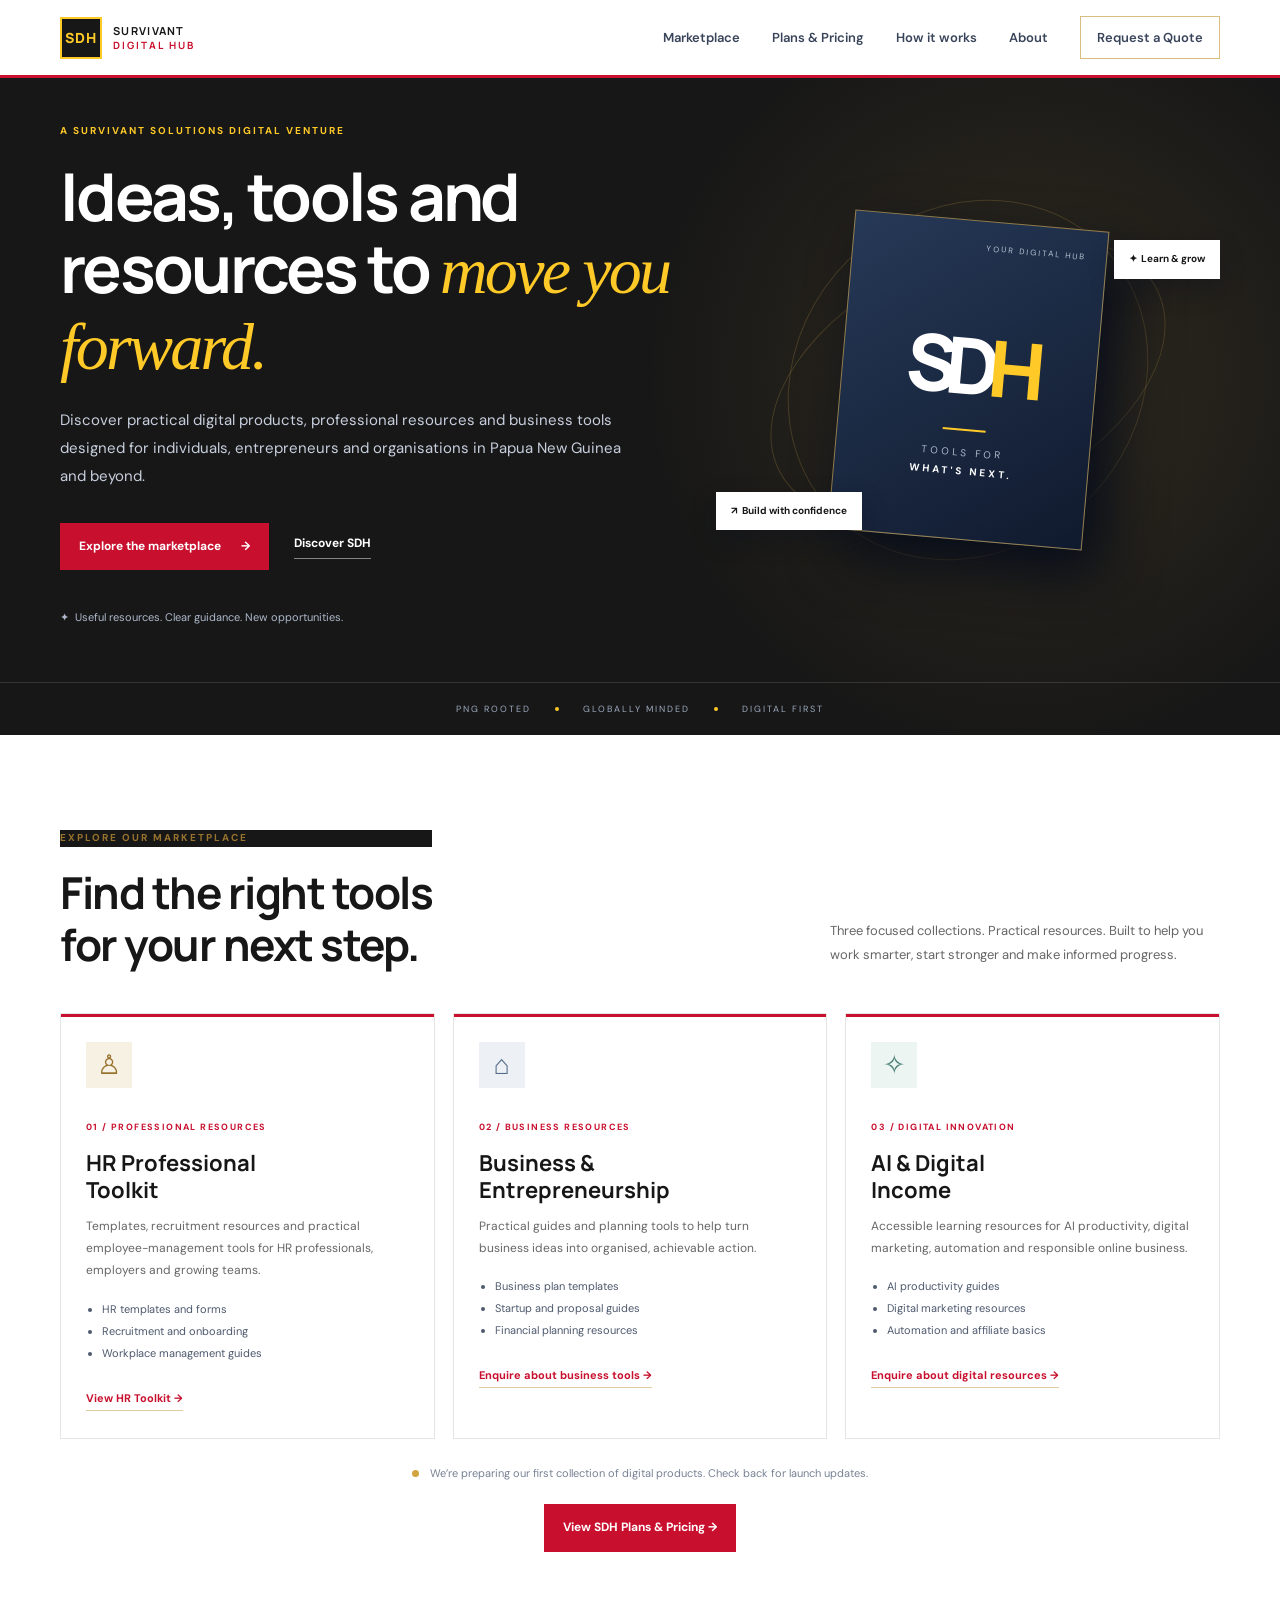
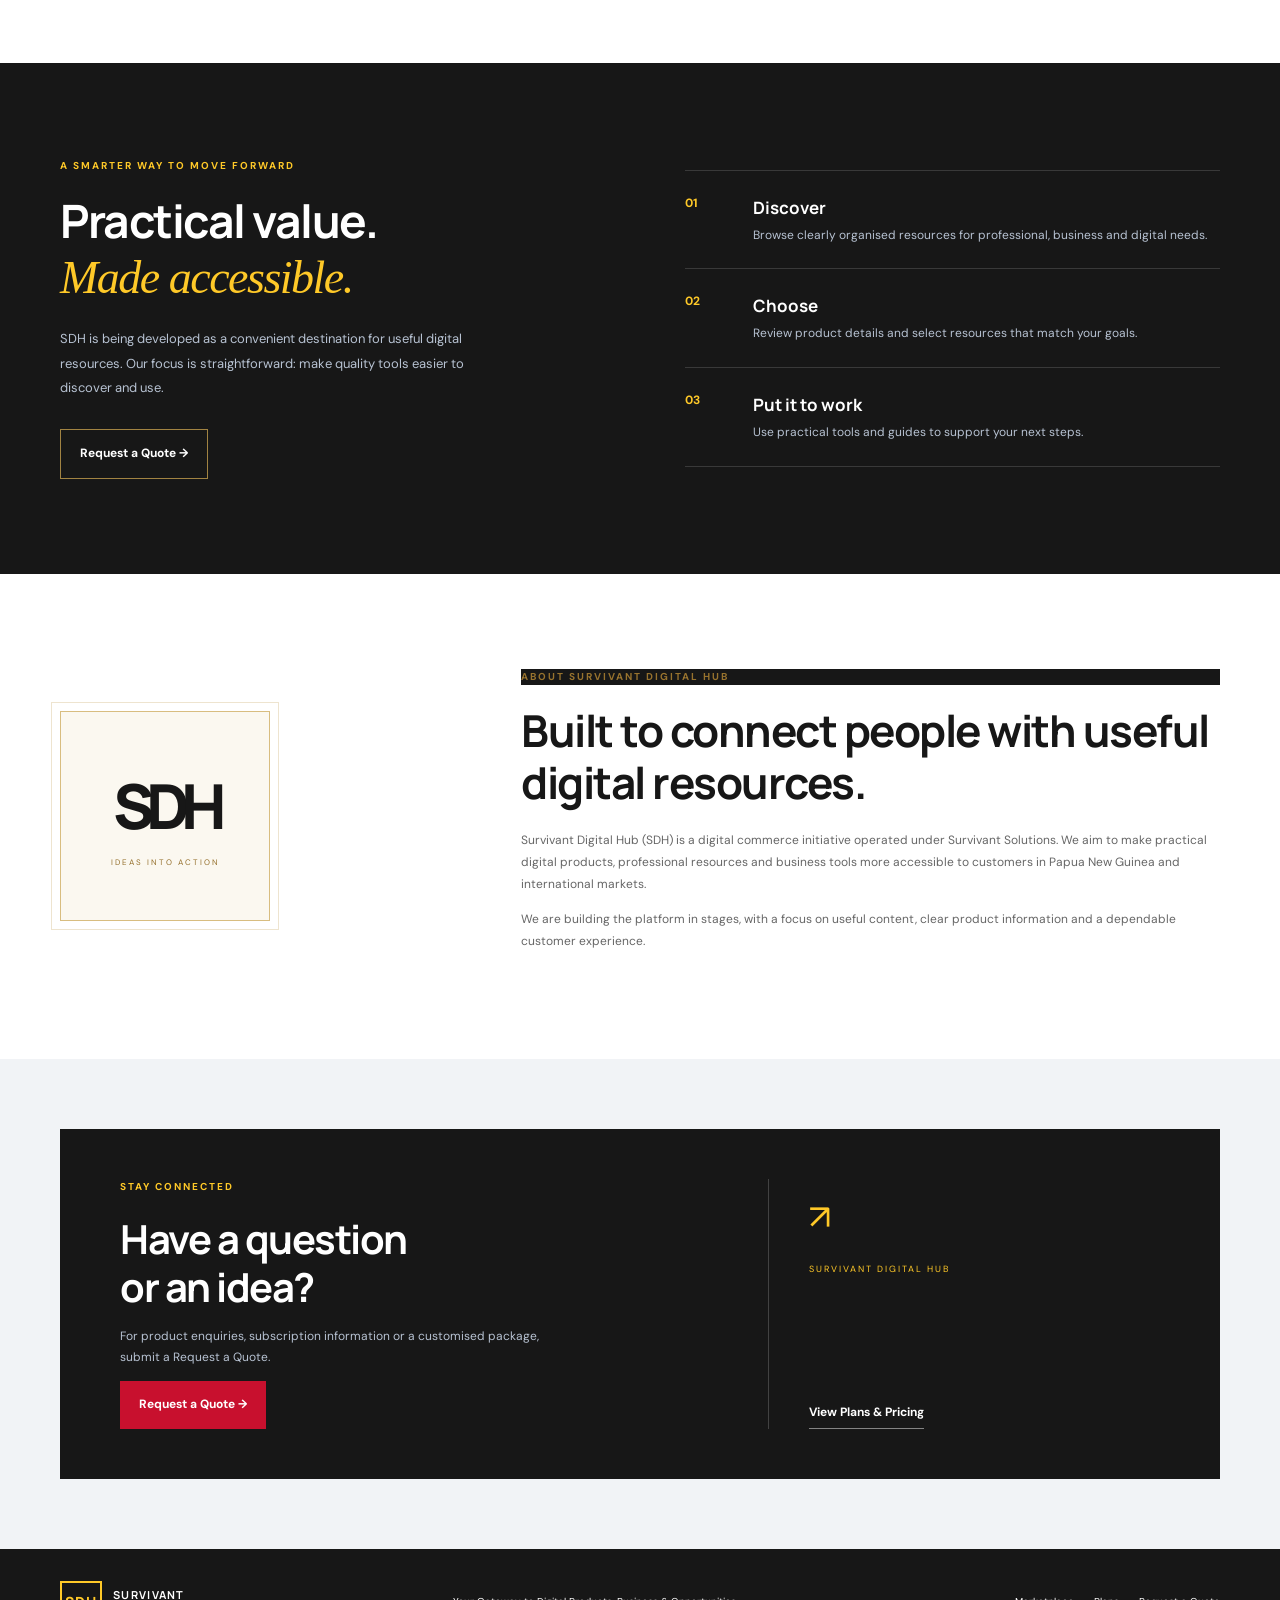
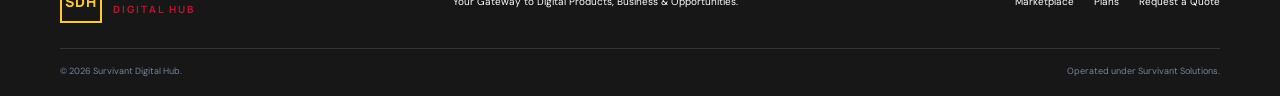
<file: index.html>
<!doctype html>
<html lang="en">
<head>
<meta charset="utf-8"><meta name="viewport" content="width=device-width, initial-scale=1"><meta name="theme-color" content="#101b32"><meta name="description" content="Survivant Digital Hub — practical digital products, professional resources and business tools for Papua New Guinea and beyond."><title>Survivant Digital Hub | Digital Products, Business & Opportunities</title><link rel="icon" href="favicon.svg" type="image/svg+xml"><link rel="stylesheet" href="style.css"><script src="script.js" defer></script>
</head>
<body><a class="skip" href="#main">Skip to content</a>
<header class="header"><div class="wrap nav"><a class="brand" href="index.html"><span class="mark">SDH</span><span>SURVIVANT <b>DIGITAL HUB</b></span></a><button class="toggle" aria-expanded="false" aria-controls="menu" aria-label="Open navigation">☰</button><nav id="menu"><a href="index.html#marketplace">Marketplace</a><a href="plans.html">Plans & Pricing</a><a href="index.html#how">How it works</a><a href="index.html#about">About</a><a class="navbutton" href="quote.html">Request a Quote</a></nav></div></header>
<main id="main">
<section class="hero" id="home"><div class="wrap hero-grid"><div><p class="eyebrow">A SURVIVANT SOLUTIONS DIGITAL VENTURE</p><h1>Ideas, tools and resources to <em>move you forward.</em></h1><p class="lead">Discover practical digital products, professional resources and business tools designed for individuals, entrepreneurs and organisations in Papua New Guinea and beyond.</p><div class="actions"><a class="button gold" href="#marketplace">Explore the marketplace <span>→</span></a><a class="under" href="#about">Discover SDH</a></div><p class="note">✦ &nbsp;Useful resources. Clear guidance. New opportunities.</p></div><div class="visual"><div class="orbit one"></div><div class="orbit two"></div><div class="poster"><small>YOUR DIGITAL HUB</small><strong>SD<span>H</span></strong><i></i><label>TOOLS FOR<br><b>WHAT'S NEXT.</b></label></div><div class="float top">✦ &nbsp;Learn & grow</div><div class="float bottom">↗ &nbsp;Build with confidence</div></div></div><div class="strip"><div class="wrap">PNG ROOTED <i></i> GLOBALLY MINDED <i></i> DIGITAL FIRST</div></div></section>
<section class="section" id="marketplace"><div class="wrap"><div class="heading"><div><p class="eyebrow dark">EXPLORE OUR MARKETPLACE</p><h2>Find the right tools<br>for your next step.</h2></div><p>Three focused collections. Practical resources. Built to help you work smarter, start stronger and make informed progress.</p></div><div class="cards"><article class="card hr"><div class="icon">♙</div><small>01 / PROFESSIONAL RESOURCES</small><h3>HR Professional<br>Toolkit</h3><p>Templates, recruitment resources and practical employee-management tools for HR professionals, employers and growing teams.</p><ul><li>HR templates and forms</li><li>Recruitment and onboarding</li><li>Workplace management guides</li></ul><a href="products.html">View HR Toolkit →</a></article><article class="card biz"><div class="icon">⌂</div><small>02 / BUSINESS RESOURCES</small><h3>Business &<br>Entrepreneurship</h3><p>Practical guides and planning tools to help turn business ideas into organised, achievable action.</p><ul><li>Business plan templates</li><li>Startup and proposal guides</li><li>Financial planning resources</li></ul><a href="quote.html?plan=Other">Enquire about business tools →</a></article><article class="card ai"><div class="icon">✧</div><small>03 / DIGITAL INNOVATION</small><h3>AI & Digital<br>Income</h3><p>Accessible learning resources for AI productivity, digital marketing, automation and responsible online business.</p><ul><li>AI productivity guides</li><li>Digital marketing resources</li><li>Automation and affiliate basics</li></ul><a href="quote.html?plan=Other">Enquire about digital resources →</a></article></div><p class="launch"><span></span> We’re preparing our first collection of digital products. Check back for launch updates.</p><p style="text-align:center;margin-top:22px"><a class="button gold" href="plans.html">View SDH Plans & Pricing →</a></p></div></section>
<section class="dark section" id="how"><div class="wrap split"><div><p class="eyebrow">A SMARTER WAY TO MOVE FORWARD</p><h2>Practical value.<br><em>Made accessible.</em></h2><p class="muted">SDH is being developed as a convenient destination for useful digital resources. Our focus is straightforward: make quality tools easier to discover and use.</p><a class="button outline" href="quote.html">Request a Quote →</a></div><div class="steps"><article><b>01</b><div><h3>Discover</h3><p>Browse clearly organised resources for professional, business and digital needs.</p></div></article><article><b>02</b><div><h3>Choose</h3><p>Review product details and select resources that match your goals.</p></div></article><article><b>03</b><div><h3>Put it to work</h3><p>Use practical tools and guides to support your next steps.</p></div></article></div></div></section>
<section class="section about" id="about"><div class="wrap about-grid"><div class="seal"><strong>SDH</strong><small>IDEAS INTO ACTION</small></div><div><p class="eyebrow dark">ABOUT SURVIVANT DIGITAL HUB</p><h2>Built to connect people with useful digital resources.</h2><p>Survivant Digital Hub (SDH) is a digital commerce initiative operated under Survivant Solutions. We aim to make practical digital products, professional resources and business tools more accessible to customers in Papua New Guinea and international markets.</p><p>We are building the platform in stages, with a focus on useful content, clear product information and a dependable customer experience.</p></div></div></section>
<section class="contact" id="contact"><div class="wrap contact-box"><div><p class="eyebrow">STAY CONNECTED</p><h2>Have a question<br>or an idea?</h2><p>For product enquiries, subscription information or a customised package, submit a Request a Quote.</p><a class="button gold" href="quote.html">Request a Quote →</a></div><div class="contact-side"><span>↗</span><small>SURVIVANT DIGITAL HUB</small><a class="under" href="plans.html">View Plans & Pricing</a></div></div></section>
</main>
<footer><div class="wrap foot"><a class="brand" href="index.html"><span class="mark">SDH</span><span>SURVIVANT <b>DIGITAL HUB</b></span></a><p>Your Gateway to Digital Products, Business & Opportunities.</p><div><a href="index.html#marketplace">Marketplace</a><a href="plans.html">Plans</a><a href="quote.html">Request a Quote</a></div></div><div class="wrap copyright"><span>© <span id="year"></span> Survivant Digital Hub.</span><span>Operated under Survivant Solutions.</span></div></footer>
</body></html>
</file>
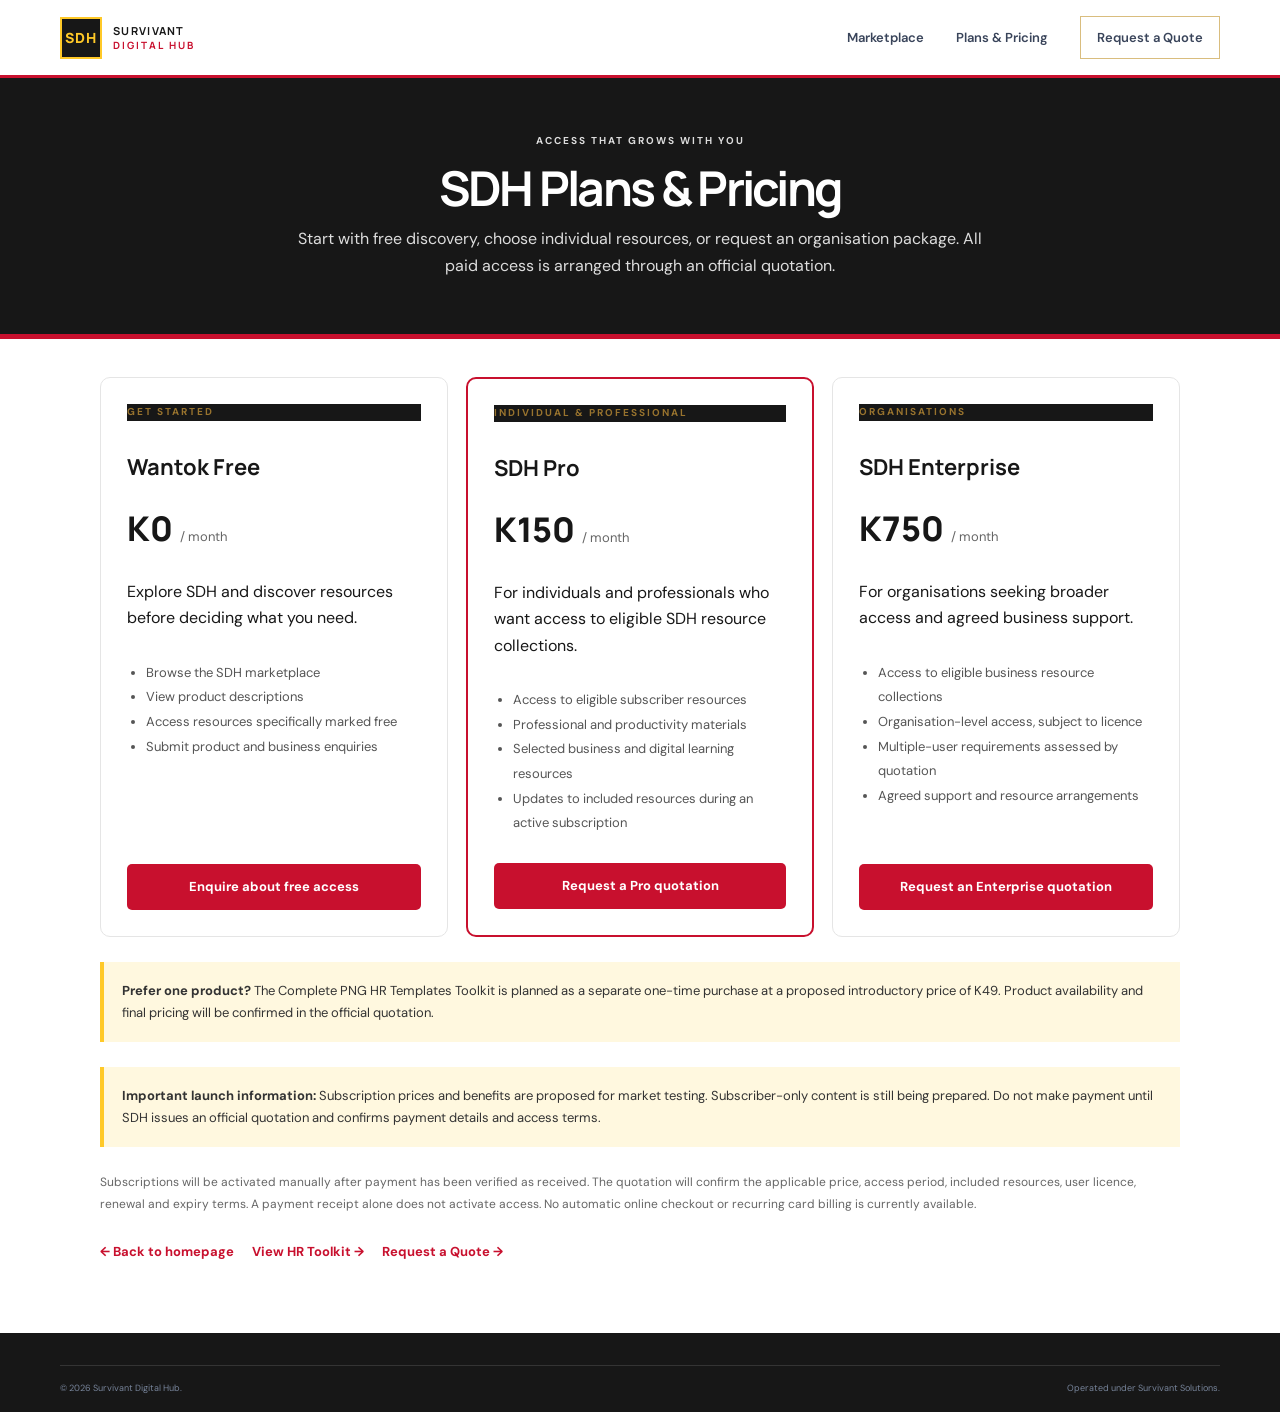
<file: plans.html>
<!doctype html>
<html lang="en"><head><meta charset="utf-8"><meta name="viewport" content="width=device-width, initial-scale=1"><title>Plans & Pricing | Survivant Digital Hub</title><meta name="description" content="Explore SDH access plans and request an official quotation."><link rel="icon" href="favicon.svg" type="image/svg+xml"><link rel="stylesheet" href="style.css">
<style>
.page-hero{background:#171717;color:#fff;padding:55px 20px;text-align:center;border-bottom:5px solid #C8102E}.page-hero h1{font-size:clamp(34px,5vw,48px);margin:12px 0}.page-hero p{max-width:700px;margin:auto;color:#ddd}.page-wrap{width:min(1080px,calc(100% - 36px));margin:38px auto 70px}.plan-grid{display:grid;grid-template-columns:repeat(3,1fr);gap:18px}.plan{background:#fff;border:1px solid #e5e5e5;padding:26px;border-radius:10px;display:flex;flex-direction:column}.plan.featured{border:2px solid #C8102E}.plan h2{font-size:22px;margin:8px 0}.price{font:800 34px Manrope,Arial;color:#171717;margin:12px 0}.price small{font:400 13px 'DM Sans',Arial;color:#666}.plan ul{padding-left:19px;color:#555;font-size:13px;line-height:1.9;flex:1}.plan-cta{display:block;text-align:center;background:#C8102E;color:#fff;padding:12px 16px;border-radius:5px;font-weight:700;font-size:13px;margin-top:14px}.callout{background:#fff8df;border-left:4px solid #FFC928;padding:18px;margin:25px 0;color:#333;font-size:13px;line-height:1.7}.smallprint{font-size:12px;color:#666;line-height:1.8;margin-top:24px}.page-links{display:flex;gap:18px;flex-wrap:wrap;margin-top:26px}.page-links a{color:#C8102E;font-weight:700;font-size:13px}@media(max-width:760px){.plan-grid{grid-template-columns:1fr}.page-hero{padding:42px 18px}}
</style></head><body>
<header class="header"><div class="wrap nav"><a class="brand" href="index.html"><span class="mark">SDH</span><span>SURVIVANT <b>DIGITAL HUB</b></span></a><button class="toggle" aria-expanded="false" aria-controls="menu" aria-label="Open navigation">☰</button><nav id="menu"><a href="index.html#marketplace">Marketplace</a><a href="plans.html">Plans & Pricing</a><a class="navbutton" href="quote.html">Request a Quote</a></nav></div></header>
<main><section class="page-hero"><p class="eyebrow">ACCESS THAT GROWS WITH YOU</p><h1>SDH Plans & Pricing</h1><p>Start with free discovery, choose individual resources, or request an organisation package. All paid access is arranged through an official quotation.</p></section>
<div class="page-wrap"><div class="plan-grid">
<article class="plan"><span class="eyebrow dark">GET STARTED</span><h2>Wantok Free</h2><div class="price">K0 <small>/ month</small></div><p>Explore SDH and discover resources before deciding what you need.</p><ul><li>Browse the SDH marketplace</li><li>View product descriptions</li><li>Access resources specifically marked free</li><li>Submit product and business enquiries</li></ul><a class="plan-cta" href="quote.html?plan=Wantok%20Free">Enquire about free access</a></article>
<article class="plan featured"><span class="eyebrow dark">INDIVIDUAL & PROFESSIONAL</span><h2>SDH Pro</h2><div class="price">K150 <small>/ month</small></div><p>For individuals and professionals who want access to eligible SDH resource collections.</p><ul><li>Access to eligible subscriber resources</li><li>Professional and productivity materials</li><li>Selected business and digital learning resources</li><li>Updates to included resources during an active subscription</li></ul><a class="plan-cta" href="quote.html?plan=SDH%20Pro">Request a Pro quotation</a></article>
<article class="plan"><span class="eyebrow dark">ORGANISATIONS</span><h2>SDH Enterprise</h2><div class="price">K750 <small>/ month</small></div><p>For organisations seeking broader access and agreed business support.</p><ul><li>Access to eligible business resource collections</li><li>Organisation-level access, subject to licence</li><li>Multiple-user requirements assessed by quotation</li><li>Agreed support and resource arrangements</li></ul><a class="plan-cta" href="quote.html?plan=SDH%20Enterprise">Request an Enterprise quotation</a></article>
</div>
<div class="callout"><strong>Prefer one product?</strong> The Complete PNG HR Templates Toolkit is planned as a separate one-time purchase at a proposed introductory price of K49. Product availability and final pricing will be confirmed in the official quotation.</div>
<div class="callout"><strong>Important launch information:</strong> Subscription prices and benefits are proposed for market testing. Subscriber-only content is still being prepared. Do not make payment until SDH issues an official quotation and confirms payment details and access terms.</div>
<p class="smallprint">Subscriptions will be activated manually after payment has been verified as received. The quotation will confirm the applicable price, access period, included resources, user licence, renewal and expiry terms. A payment receipt alone does not activate access. No automatic online checkout or recurring card billing is currently available.</p>
<div class="page-links"><a href="index.html">← Back to homepage</a><a href="products.html">View HR Toolkit →</a><a href="quote.html">Request a Quote →</a></div></div></main>
<footer><div class="wrap copyright"><span>© <span id="year"></span> Survivant Digital Hub.</span><span>Operated under Survivant Solutions.</span></div></footer><script src="script.js" defer></script></body></html>
</file>
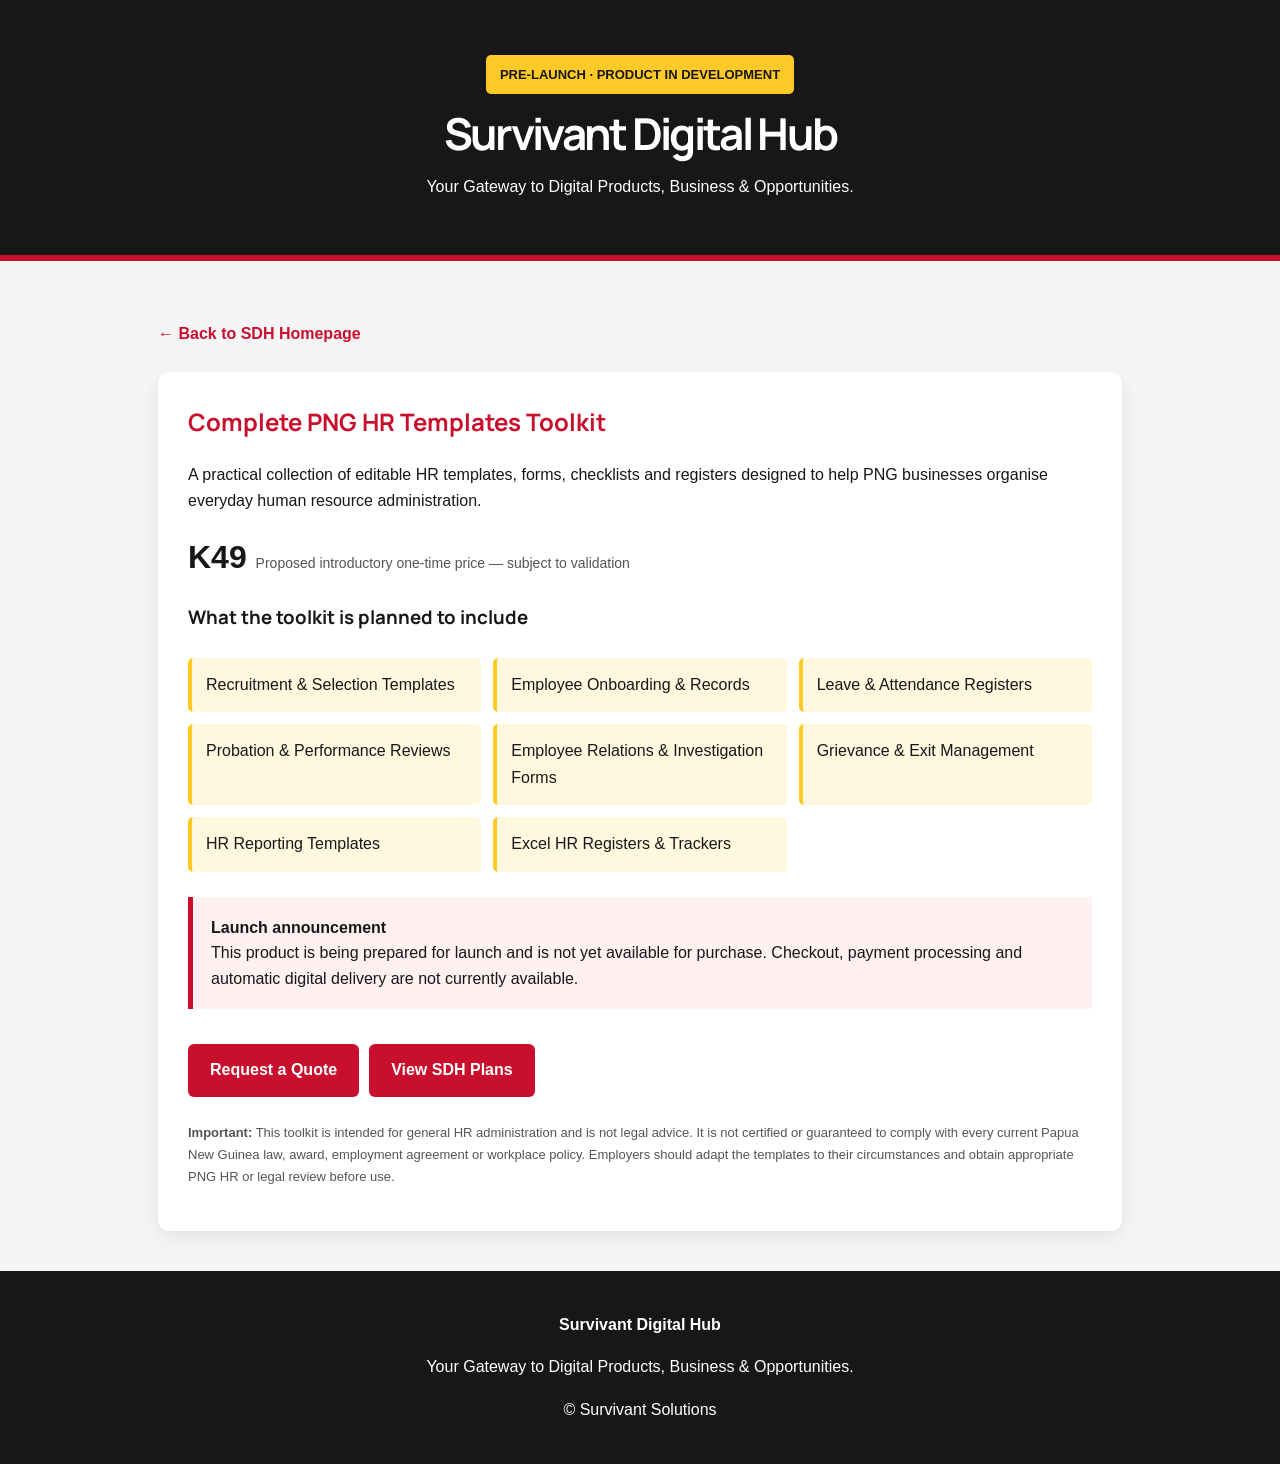
<file: products.html>
<!DOCTYPE html>
<html lang="en"><head><meta charset="UTF-8"><meta name="viewport" content="width=device-width, initial-scale=1.0"><title>Products | Survivant Digital Hub</title><meta name="description" content="Explore digital products from Survivant Digital Hub."><link rel="stylesheet" href="style.css">
<style>
:root{--sdh-black:#171717;--sdh-red:#C8102E;--sdh-yellow:#FFC928;--sdh-white:#fff}body{background:#f5f5f5;color:#171717;margin:0;font-family:Arial,sans-serif}.product-hero{background:#171717;color:#fff;padding:55px 20px;text-align:center;border-bottom:6px solid #C8102E}.product-hero h1{font-size:clamp(28px,5vw,44px);margin:15px 0}.product-hero p{max-width:700px;margin:auto;line-height:1.7}.status{display:inline-block;background:#FFC928;color:#171717;padding:9px 14px;font-weight:bold;border-radius:5px;font-size:13px}.product-container{max-width:1000px;margin:35px auto;padding:0 18px}.product-card{background:#fff;border-radius:12px;padding:30px;box-shadow:0 5px 20px #00000014}.product-card h2{color:#C8102E;margin-top:0}.price{font-size:32px;font-weight:bold;margin:15px 0}.price small{font-size:14px;font-weight:normal;color:#555}.features{display:grid;grid-template-columns:repeat(auto-fit,minmax(220px,1fr));gap:12px;margin:25px 0}.feature{background:#fff8df;border-left:4px solid #FFC928;padding:14px;border-radius:5px}.notice{background:#fff1f2;border-left:5px solid #C8102E;padding:18px;margin:25px 0;line-height:1.6}.product-button{display:inline-block;background:#C8102E;color:#fff;padding:13px 22px;border-radius:6px;text-decoration:none;font-weight:bold;margin:10px 10px 0 0}.back-link{display:inline-block;margin:25px 0;color:#C8102E;font-weight:bold;text-decoration:none}.disclaimer{font-size:13px;color:#555;line-height:1.7;margin-top:25px}footer{background:#171717;color:#fff;padding:25px 15px;text-align:center;margin-top:40px}
</style></head><body>
<header class="product-hero"><span class="status">PRE-LAUNCH · PRODUCT IN DEVELOPMENT</span><h1>Survivant Digital Hub</h1><p>Your Gateway to Digital Products, Business & Opportunities.</p></header>
<main class="product-container"><a class="back-link" href="index.html">← Back to SDH Homepage</a><section class="product-card"><h2>Complete PNG HR Templates Toolkit</h2><p>A practical collection of editable HR templates, forms, checklists and registers designed to help PNG businesses organise everyday human resource administration.</p><div class="price">K49 <small>Proposed introductory one-time price — subject to validation</small></div><h3>What the toolkit is planned to include</h3><div class="features"><div class="feature">Recruitment & Selection Templates</div><div class="feature">Employee Onboarding & Records</div><div class="feature">Leave & Attendance Registers</div><div class="feature">Probation & Performance Reviews</div><div class="feature">Employee Relations & Investigation Forms</div><div class="feature">Grievance & Exit Management</div><div class="feature">HR Reporting Templates</div><div class="feature">Excel HR Registers & Trackers</div></div>
<div class="notice"><strong>Launch announcement</strong><br>This product is being prepared for launch and is not yet available for purchase. Checkout, payment processing and automatic digital delivery are not currently available.</div>
<a href="quote.html?plan=Complete%20PNG%20HR%20Templates%20Toolkit" class="product-button">Request a Quote</a><a href="plans.html" class="product-button">View SDH Plans</a>
<p class="disclaimer"><strong>Important:</strong> This toolkit is intended for general HR administration and is not legal advice. It is not certified or guaranteed to comply with every current Papua New Guinea law, award, employment agreement or workplace policy. Employers should adapt the templates to their circumstances and obtain appropriate PNG HR or legal review before use.</p></section></main>
<footer><p><strong>Survivant Digital Hub</strong></p><p>Your Gateway to Digital Products, Business & Opportunities.</p><p>© Survivant Solutions</p></footer><script src="script.js" defer></script></body></html>
</file>
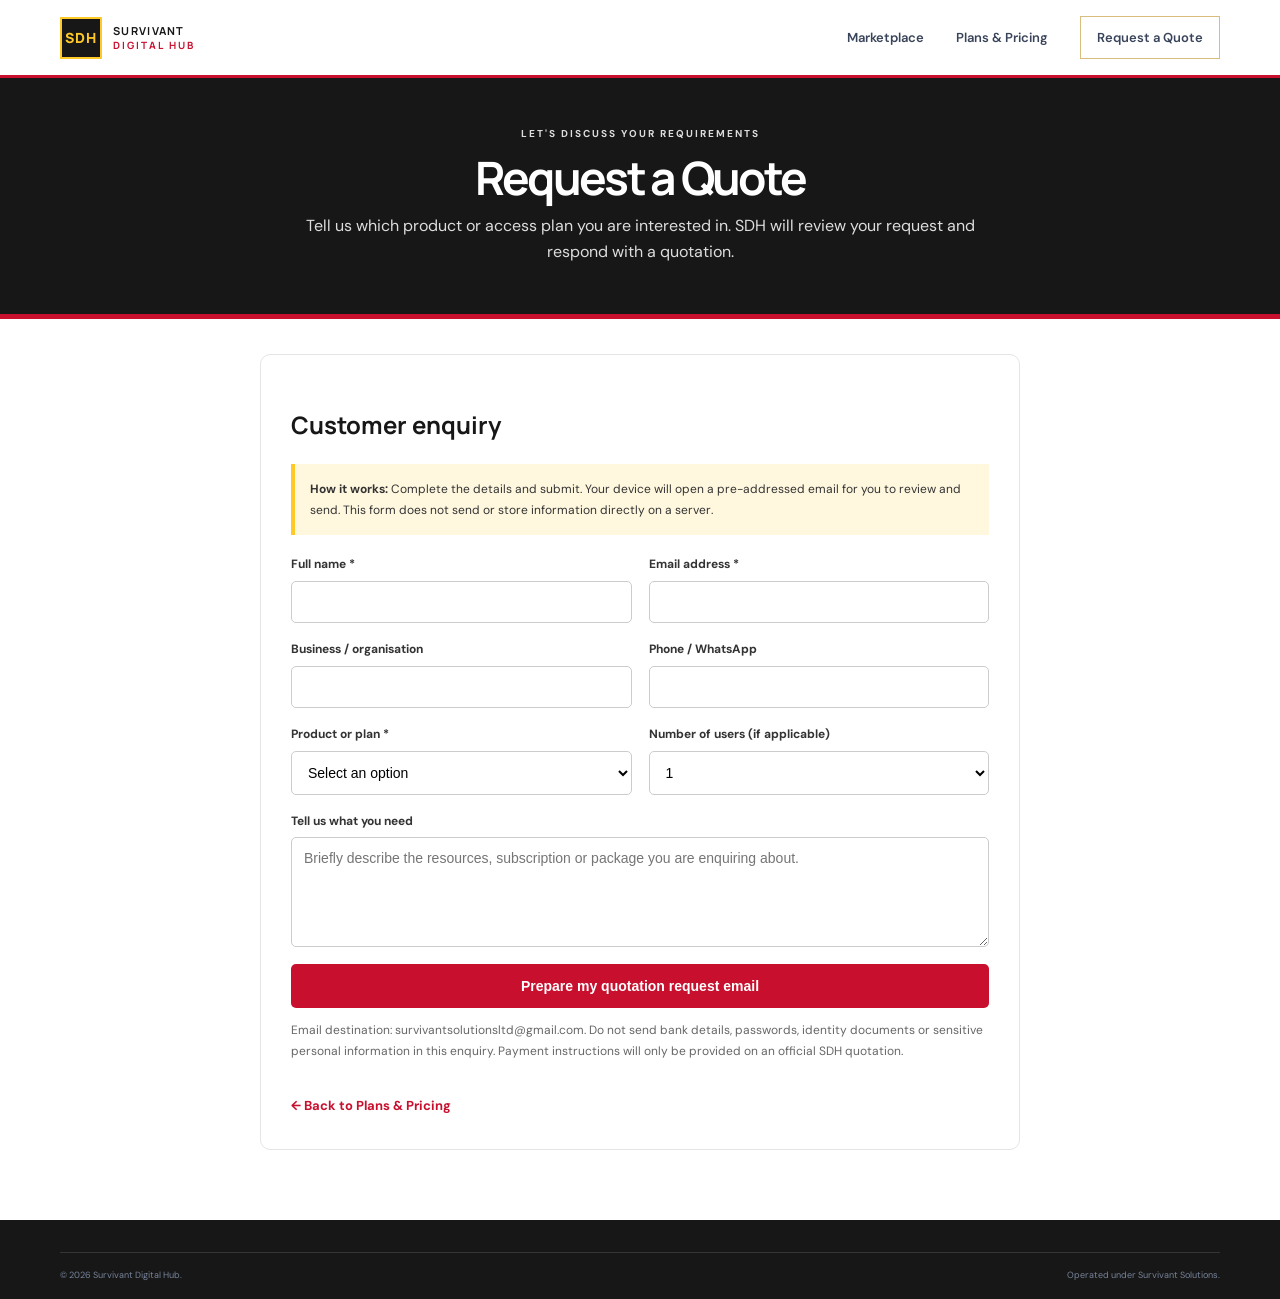
<file: quote.html>
<!doctype html>
<html lang="en"><head><meta charset="utf-8"><meta name="viewport" content="width=device-width, initial-scale=1"><title>Request a Quote | Survivant Digital Hub</title><meta name="description" content="Request an official quotation for SDH products and subscriptions."><link rel="icon" href="favicon.svg" type="image/svg+xml"><link rel="stylesheet" href="style.css">
<style>
.page-hero{background:#171717;color:#fff;padding:48px 20px;text-align:center;border-bottom:5px solid #C8102E}.page-hero h1{font-size:clamp(34px,5vw,46px);margin:10px 0}.page-hero p{max-width:680px;margin:auto;color:#ddd}.form-wrap{width:min(760px,calc(100% - 36px));margin:35px auto 70px;background:#fff;padding:30px;border:1px solid #e5e5e5;border-radius:10px}.quote-form{display:grid;grid-template-columns:1fr 1fr;gap:17px}.field{display:flex;flex-direction:column;gap:6px}.field.full{grid-column:1/-1}.field label{font-size:12px;font-weight:700;color:#333}.field input,.field select,.field textarea{width:100%;padding:12px;border:1px solid #ccc;border-radius:5px;font:14px Arial,sans-serif;background:#fff}.field textarea{min-height:110px;resize:vertical}.send{grid-column:1/-1;border:0;background:#C8102E;color:#fff;padding:14px;border-radius:5px;font-weight:700;font-size:14px;cursor:pointer}.notice{background:#fff8df;border-left:4px solid #FFC928;padding:15px;font-size:12px;line-height:1.7;margin:20px 0;color:#333}.back{display:inline-block;color:#C8102E;font-weight:700;font-size:13px;margin-top:22px}.small{font-size:12px;color:#666;line-height:1.7}@media(max-width:620px){.quote-form{grid-template-columns:1fr}.field.full,.send{grid-column:auto}.form-wrap{padding:22px}}
</style></head><body>
<header class="header"><div class="wrap nav"><a class="brand" href="index.html"><span class="mark">SDH</span><span>SURVIVANT <b>DIGITAL HUB</b></span></a><button class="toggle" aria-expanded="false" aria-controls="menu" aria-label="Open navigation">☰</button><nav id="menu"><a href="index.html#marketplace">Marketplace</a><a href="plans.html">Plans & Pricing</a><a class="navbutton" href="quote.html">Request a Quote</a></nav></div></header>
<main><section class="page-hero"><p class="eyebrow">LET'S DISCUSS YOUR REQUIREMENTS</p><h1>Request a Quote</h1><p>Tell us which product or access plan you are interested in. SDH will review your request and respond with a quotation.</p></section>
<section class="form-wrap"><h2>Customer enquiry</h2><div class="notice"><strong>How it works:</strong> Complete the details and submit. Your device will open a pre-addressed email for you to review and send. This form does not send or store information directly on a server.</div>
<form class="quote-form" id="quoteForm">
<div class="field"><label for="name">Full name *</label><input id="name" name="Full name" required autocomplete="name"></div>
<div class="field"><label for="email">Email address *</label><input id="email" name="Email address" type="email" required autocomplete="email"></div>
<div class="field"><label for="business">Business / organisation</label><input id="business" name="Business / organisation" autocomplete="organization"></div>
<div class="field"><label for="phone">Phone / WhatsApp</label><input id="phone" name="Phone / WhatsApp" autocomplete="tel"></div>
<div class="field"><label for="interest">Product or plan *</label><select id="interest" name="Product or plan" required><option value="">Select an option</option><option>Wantok Free</option><option>SDH Pro subscription</option><option>SDH Enterprise subscription</option><option>Complete PNG HR Templates Toolkit - one-time purchase</option><option>Other / customised package</option></select></div>
<div class="field"><label for="users">Number of users (if applicable)</label><select id="users" name="Number of users"><option>1</option><option>2–5</option><option>6–10</option><option>11–25</option><option>26+</option><option>Not applicable / unsure</option></select></div>
<div class="field full"><label for="details">Tell us what you need</label><textarea id="details" name="Requirements" placeholder="Briefly describe the resources, subscription or package you are enquiring about."></textarea></div>
<button class="send" type="submit">Prepare my quotation request email</button></form>
<p class="small">Email destination: survivantsolutionsltd@gmail.com. Do not send bank details, passwords, identity documents or sensitive personal information in this enquiry. Payment instructions will only be provided on an official SDH quotation.</p><a class="back" href="plans.html">← Back to Plans & Pricing</a></section></main>
<footer><div class="wrap copyright"><span>© <span id="year"></span> Survivant Digital Hub.</span><span>Operated under Survivant Solutions.</span></div></footer><script src="script.js" defer></script>
<script>
const form=document.getElementById('quoteForm');
const params=new URLSearchParams(window.location.search);
const requested=params.get('plan');
if(requested){const select=document.getElementById('interest');const wanted=requested.toLowerCase();const option=Array.from(select.options).find(o=>o.text.toLowerCase().includes(wanted));if(option)select.value=option.value;}
form.addEventListener('submit',function(event){event.preventDefault();const data=new FormData(form);const lines=['SDH REQUEST FOR QUOTATION','',...Array.from(data.entries()).map(([key,value])=>key+': '+value)];const subject=encodeURIComponent('SDH quotation request - '+data.get('Product or plan'));const body=encodeURIComponent(lines.join('\n'));window.location.href='mailto:survivantsolutionsltd@gmail.com?subject='+subject+'&body='+body;});
</script></body></html>
</file>
<file: style.css>
@import url('https://fonts.googleapis.com/css2?family=DM+Sans:wght@400;500;600;700&family=Manrope:wght@400;500;600;700;800&display=swap');
:root{--navy:#101b32;--gold:#e6b957;--gold2:#f2d48e;--ink:#172238;--muted:#687386;--paper:#f7f8fa}*{box-sizing:border-box}html{scroll-behavior:smooth;scroll-padding-top:80px}body{margin:0;font-family:'DM Sans',Arial,sans-serif;color:var(--ink);line-height:1.65}a{color:inherit;text-decoration:none}.wrap{width:min(1160px,calc(100% - 44px));margin:auto}.skip{position:absolute;left:-9999px}.skip:focus{left:10px;top:10px;background:white;padding:10px;z-index:99}.header{height:78px;position:sticky;top:0;background:white;z-index:10;border-bottom:1px solid #e9ebef}.nav{height:100%;display:flex;align-items:center;justify-content:space-between}.brand{display:flex;align-items:center;gap:11px;font:700 11px Manrope,sans-serif;letter-spacing:1.3px;color:var(--navy)}.brand b{display:block;color:#98732e;font-size:10px;letter-spacing:2px}.mark{height:42px;width:42px;display:grid;place-items:center;background:var(--navy);border:1px solid var(--gold);color:var(--gold);font-weight:800;font-size:14px}.nav nav{display:flex;align-items:center;gap:32px;font-size:13px;font-weight:600;color:#39445a}.nav nav a:hover,footer a:hover{color:#a67b2c}.navbutton{border:1px solid #d9bd7e;padding:10px 16px}.toggle{display:none}.hero{background:var(--navy);color:white;position:relative;overflow:hidden}.hero:before{content:"";position:absolute;inset:0;background:radial-gradient(circle at 80% 45%,#e6b95720,transparent 35%)}.hero-grid{min-height:565px;display:grid;grid-template-columns:1.1fr .9fr;align-items:center;gap:40px;padding-top:45px;padding-bottom:45px;position:relative}.eyebrow{font-size:10px;letter-spacing:2px;font-weight:700;color:var(--gold);margin:0 0 20px}.eyebrow.dark{color:#98732e}h1,h2,h3{font-family:Manrope,'DM Sans',sans-serif}h1{font-size:clamp(42px,5.3vw,66px);line-height:1.1;letter-spacing:-2.7px;margin:0 0 24px}h1 em,h2 em{font-family:Georgia,serif;font-weight:400;color:var(--gold2)}.lead{max-width:570px;color:#c7cfdd;font-size:15px;line-height:1.85}.actions{display:flex;align-items:center;gap:25px;margin-top:32px}.button{display:inline-flex;gap:20px;padding:14px 19px;font-size:12px;font-weight:700}.gold{background:var(--gold);color:var(--navy)}.gold:hover{background:var(--gold2)}.under{font-size:12px;font-weight:700;border-bottom:1px solid #ffffff77;padding-bottom:5px}.note{margin-top:38px;font-size:11px;color:#aeb9cb}.visual{height:410px;display:grid;place-items:center;position:relative}.orbit{position:absolute;border:1px solid #e6b95730;border-radius:50%}.one{width:420px;height:250px;transform:rotate(-25deg)}.two{width:340px;height:380px;transform:rotate(45deg)}.poster{width:255px;height:320px;background:linear-gradient(145deg,#263957,#101a2e);border:1px solid #e6b95799;box-shadow:20px 25px 55px #070d1a;transform:rotate(5deg);display:flex;flex-direction:column;align-items:center;padding:20px}.poster small{align-self:flex-end;font-size:8px;letter-spacing:2px;color:#b7c1d0}.poster strong{font:800 78px Manrope;letter-spacing:-12px;margin-top:57px}.poster strong span{color:var(--gold)}.poster i{width:43px;height:2px;background:var(--gold);margin:12px}.poster label{text-align:center;font-size:10px;letter-spacing:3px;color:#aeb9cb;line-height:1.9}.poster label b{color:white}.float{position:absolute;background:white;color:var(--navy);padding:11px 15px;font-size:10px;font-weight:700;box-shadow:0 10px 25px #080f1e55}.top{right:0;top:65px}.bottom{left:0;bottom:55px}.strip{border-top:1px solid #ffffff20}.strip .wrap{height:52px;display:flex;align-items:center;justify-content:center;gap:24px;font-size:9px;letter-spacing:2px;color:#9eabc0}.strip i{height:4px;width:4px;border-radius:50%;background:var(--gold)}.section{padding:95px 0}.section:not(.dark){background:var(--paper)}.heading{display:flex;justify-content:space-between;align-items:end;gap:40px;margin-bottom:42px}.heading h2,.section h2,.about h2,.contact h2{font-size:clamp(32px,4vw,44px);line-height:1.18;letter-spacing:-1.5px;margin:0}.heading>p{max-width:390px;font-size:13px;color:var(--muted);line-height:1.85;margin-bottom:4px}.cards{display:grid;grid-template-columns:repeat(3,1fr);gap:18px}.card{position:relative;background:white;border:1px solid #e8eaf0;padding:28px 25px;min-height:395px;overflow:hidden}.card:before{content:"";position:absolute;top:0;left:0;right:0;height:3px;background:var(--gold)}.biz:before{background:#778da9}.ai:before{background:#5b8d83}.icon{height:46px;width:46px;display:grid;place-items:center;background:#f7f1e4;color:#98732e;font-size:27px;margin-bottom:24px}.biz .icon{background:#edf1f6;color:#536b89}.ai .icon{background:#edf5f2;color:#4c8175}.card small{font-size:9px;letter-spacing:1.4px;color:#98732e;font-weight:700}.card h3{font-size:22px;line-height:1.2;margin:12px 0}.card p,.about p:not(.eyebrow){font-size:12px;color:var(--muted);line-height:1.85}.card ul{padding-left:16px;color:#4d596d;font-size:11px;line-height:2;margin:16px 0 20px}.card>a{font-size:11px;font-weight:700;color:#8e6927;border-bottom:1px solid #dfcc9f;padding-bottom:5px}.launch{text-align:center;font-size:11px;color:#788294;margin:25px 0 0}.launch span{display:inline-block;width:7px;height:7px;background:#d2a440;border-radius:50%;margin-right:8px}.dark{background:var(--navy);color:white}.split{display:grid;grid-template-columns:1fr 1fr;gap:90px;align-items:center}.dark h2{font-size:46px}.muted{max-width:430px;color:#b7c2d2;font-size:13px;line-height:1.9;margin:22px 0 28px}.outline{border:1px solid #e6b957aa;color:white}.steps{border-top:1px solid #ffffff25}.steps article{display:grid;grid-template-columns:50px 1fr;gap:18px;padding:23px 0;border-bottom:1px solid #ffffff25}.steps b{font-size:12px;color:var(--gold)}.steps h3{font-size:17px;margin:0 0 4px}.steps p{font-size:12px;color:#b7c2d2;margin:0}.about{background:white!important}.about-grid{display:grid;grid-template-columns:.7fr 1.3fr;gap:85px;align-items:center}.seal{height:210px;width:210px;border:1px solid #d8bd80;outline:1px solid #eee4cf;outline-offset:8px;background:#fbf8f0;display:flex;flex-direction:column;align-items:center;justify-content:center}.seal strong{font:800 62px Manrope;letter-spacing:-9px;color:var(--navy)}.seal small{font-size:8px;letter-spacing:2px;color:#96712e;margin-top:8px}.about h2{margin-bottom:20px}.contact{background:#f1f3f6;padding:70px 0}.contact-box{background:var(--navy);color:white;padding:50px 60px;display:grid;grid-template-columns:1.2fr .8fr;gap:60px}.contact h2{font-size:40px}.contact p:not(.eyebrow){font-size:12px;color:#b7c2d2;max-width:430px;line-height:1.8;margin-top:16px}.contact-side{border-left:1px solid #ffffff30;padding:10px 0 0 40px;display:flex;flex-direction:column;align-items:flex-start}.contact-side span{font-size:35px;color:var(--gold)}.contact-side small{font-size:9px;letter-spacing:2px;color:var(--gold);margin:15px 0 40px}.contact-side .under{margin-top:auto}footer{background:#0b1425;color:#aeb8c8;padding:32px 0 17px}.foot{display:grid;grid-template-columns:1fr 1fr 1fr;gap:20px;align-items:center;padding-bottom:25px}.foot .brand{color:white}.foot p{font-size:10px;margin:0}.foot>div{display:flex;justify-content:flex-end;gap:20px;font-size:10px}.copyright{border-top:1px solid #ffffff20;padding-top:15px;display:flex;justify-content:space-between;font-size:9px;color:#77849a}
@media(max-width:800px){.hero-grid{grid-template-columns:1fr .8fr;gap:5px}.visual{transform:scale(.85)}.cards .card{padding:23px 18px}.split{gap:40px}.about-grid{gap:40px}}
@media(max-width:640px){.wrap{width:calc(100% - 36px)}.header{height:68px}.mark{height:38px;width:38px}.brand{font-size:10px}.brand b{font-size:9px}.toggle{display:block;border:0;background:none;font-size:24px;color:var(--navy)}.nav nav{display:none;position:absolute;top:67px;left:0;right:0;background:white;padding:20px 24px;box-shadow:0 12px 22px #101b3218;flex-direction:column;align-items:stretch;gap:16px}.nav nav.open{display:flex}.navbutton{text-align:center}.hero-grid{display:block;padding-top:55px;padding-bottom:20px}h1{font-size:44px;letter-spacing:-2px}.lead{font-size:14px}.visual{height:310px;margin-top:0;transform:scale(.82)}.actions{gap:18px;flex-wrap:wrap}.note{margin-top:25px}.strip .wrap{gap:10px;font-size:7px;letter-spacing:1px}.section{padding:70px 0}.heading{display:block;margin-bottom:28px}.heading h2,.section h2,.about h2{font-size:35px}.heading>p{margin-top:17px}.cards{grid-template-columns:1fr}.card{min-height:0;padding:25px}.split{grid-template-columns:1fr;gap:38px}.dark h2{font-size:39px}.about-grid{grid-template-columns:1fr;gap:38px}.seal{height:165px;width:165px;margin:auto}.seal strong{font-size:52px}.contact{padding:35px 0}.contact-box{grid-template-columns:1fr;padding:35px 25px;gap:25px}.contact h2{font-size:36px}.contact-side{border-left:0;border-top:1px solid #ffffff30;padding:20px 0 0}.contact-side small{margin-bottom:25px}.foot{grid-template-columns:1fr;gap:17px}.foot>div{justify-content:flex-start}.copyright{flex-direction:column;gap:7px}}
@media(prefers-reduced-motion:reduce){html{scroll-behavior:auto}}/* SURVIVANT DIGITAL HUB - OFFICIAL BRAND COLOURS */

:root {
  --navy: #171717;
  --gold: #FFC928;
  --gold2: #FFD95C;
  --ink: #171717;
  --muted: #666666;
  --paper: #FFFFFF;
}

/* Header */
.header {
  background: #FFFFFF;
  border-bottom: 3px solid #C8102E;
}

.brand {
  color: #171717;
}

.brand b {
  color: #C8102E;
}

.mark {
  background: #171717;
  color: #FFC928;
  border: 2px solid #FFC928;
}

/* Hero and dark sections */
.hero,
.dark {
  background: #171717;
  color: #FFFFFF;
}

h1 em,
h2 em {
  color: #FFC928;
}

/* Buttons */
.gold {
  background: #C8102E;
  color: #FFFFFF;
}

.gold:hover {
  background: #A50D25;
}

/* Product cards */
.card {
  background: #FFFFFF;
  border: 1px solid #E5E5E5;
}

.card:before,
.biz:before,
.ai:before {
  background: #C8102E;
}

.card small,
.card > a {
  color: #C8102E;
}

/* About section */
.about {
  background: #FFFFFF !important;
}

/* Contact */
.contact-box {
  background: #171717;
  color: #FFFFFF;
}

/* Footer */
footer {
  background: #171717;
  color: #FFFFFF;
}
</file>
